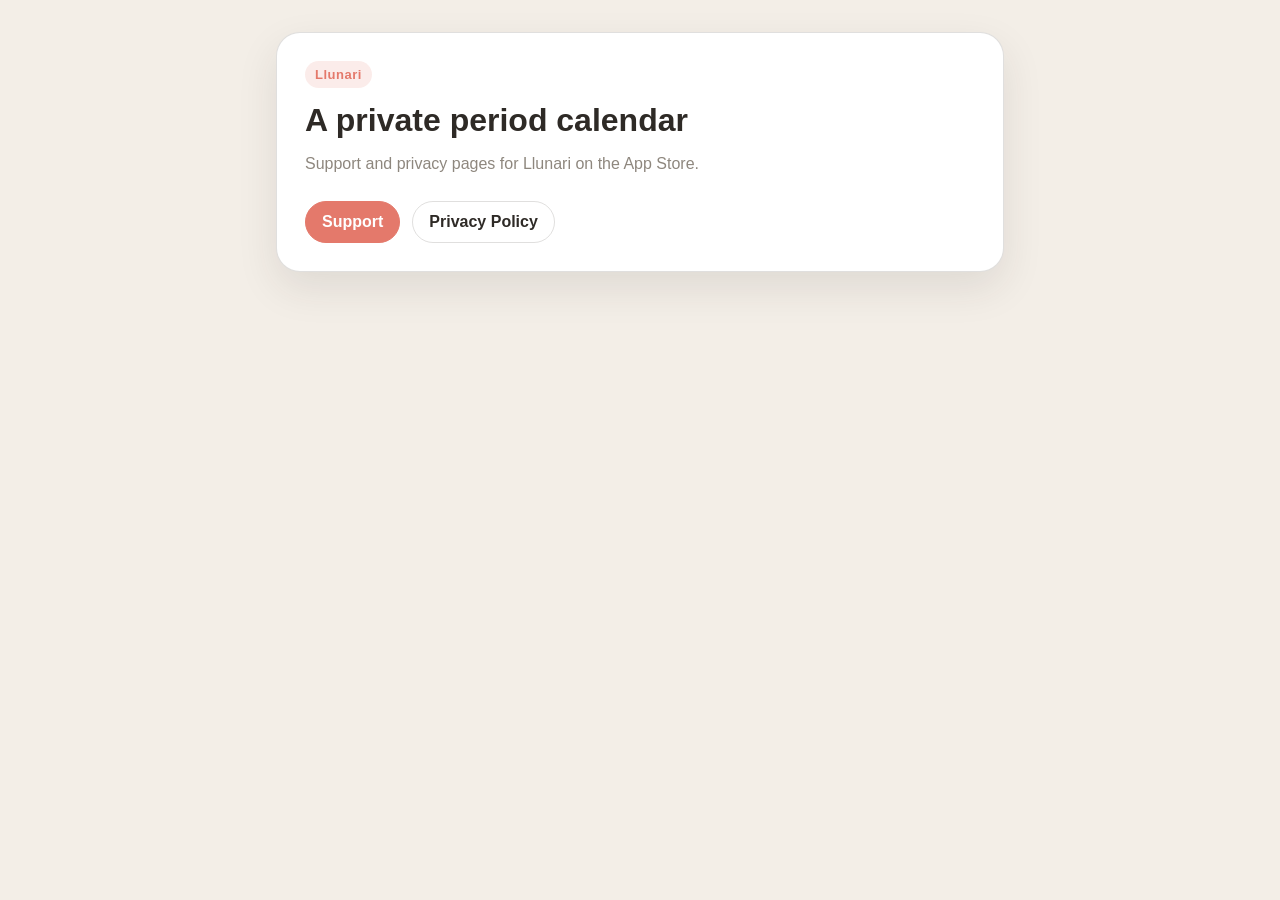
<file: index.html>
<!doctype html>
<html lang="en">
<head>
  <meta charset="utf-8">
  <meta name="viewport" content="width=device-width, initial-scale=1">
  <title>Llunari</title>
  <link rel="stylesheet" href="./styles.css">
</head>
<body>
  <main class="page">
    <section class="card">
      <div class="eyebrow">Llunari</div>
      <h1>A private period calendar</h1>
      <p class="muted">Support and privacy pages for Llunari on the App Store.</p>
      <div class="nav">
        <a class="button primary" href="./support.html">Support</a>
        <a class="button" href="./privacy.html">Privacy Policy</a>
      </div>
    </section>
  </main>
</body>
</html>
</file>
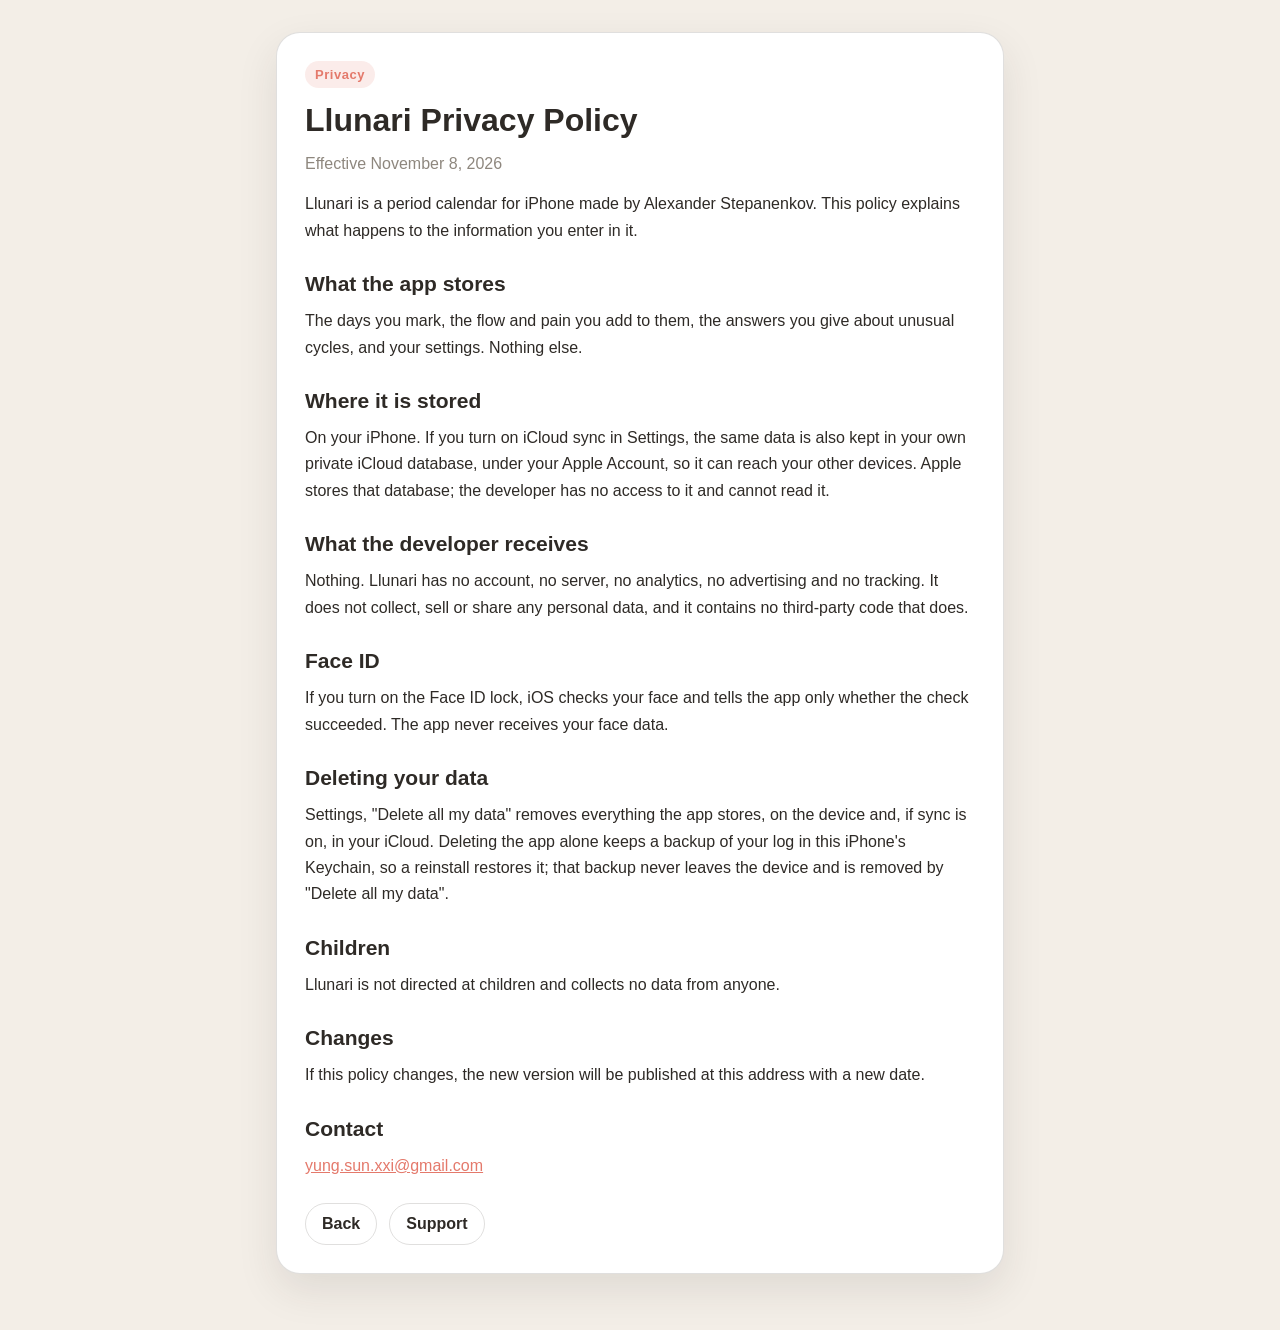
<file: privacy.html>
<!doctype html>
<html lang="en">
<head>
  <meta charset="utf-8">
  <meta name="viewport" content="width=device-width, initial-scale=1">
  <title>Llunari Privacy Policy</title>
  <link rel="stylesheet" href="./styles.css">
</head>
<body>
  <main class="page">
    <section class="card">
      <div class="eyebrow">Privacy</div>
      <h1>Llunari Privacy Policy</h1>
      <p class="muted">Effective November 8, 2026</p>

      <p>Llunari is a period calendar for iPhone made by Alexander Stepanenkov. This policy explains what happens to the information you enter in it.</p>

      <h2>What the app stores</h2>
      <p>The days you mark, the flow and pain you add to them, the answers you give about unusual cycles, and your settings. Nothing else.</p>

      <h2>Where it is stored</h2>
      <p>On your iPhone. If you turn on iCloud sync in Settings, the same data is also kept in your own private iCloud database, under your Apple Account, so it can reach your other devices. Apple stores that database; the developer has no access to it and cannot read it.</p>

      <h2>What the developer receives</h2>
      <p>Nothing. Llunari has no account, no server, no analytics, no advertising and no tracking. It does not collect, sell or share any personal data, and it contains no third-party code that does.</p>

      <h2>Face ID</h2>
      <p>If you turn on the Face ID lock, iOS checks your face and tells the app only whether the check succeeded. The app never receives your face data.</p>

      <h2>Deleting your data</h2>
      <p>Settings, "Delete all my data" removes everything the app stores, on the device and, if sync is on, in your iCloud. Deleting the app alone keeps a backup of your log in this iPhone's Keychain, so a reinstall restores it; that backup never leaves the device and is removed by "Delete all my data".</p>

      <h2>Children</h2>
      <p>Llunari is not directed at children and collects no data from anyone.</p>

      <h2>Changes</h2>
      <p>If this policy changes, the new version will be published at this address with a new date.</p>

      <h2>Contact</h2>
      <p><a href="mailto:yung.sun.xxi@gmail.com?subject=Llunari">yung.sun.xxi@gmail.com</a></p>

      <div class="nav">
        <a class="button" href="./index.html">Back</a>
        <a class="button" href="./support.html">Support</a>
      </div>
    </section>
  </main>
</body>
</html>
</file>
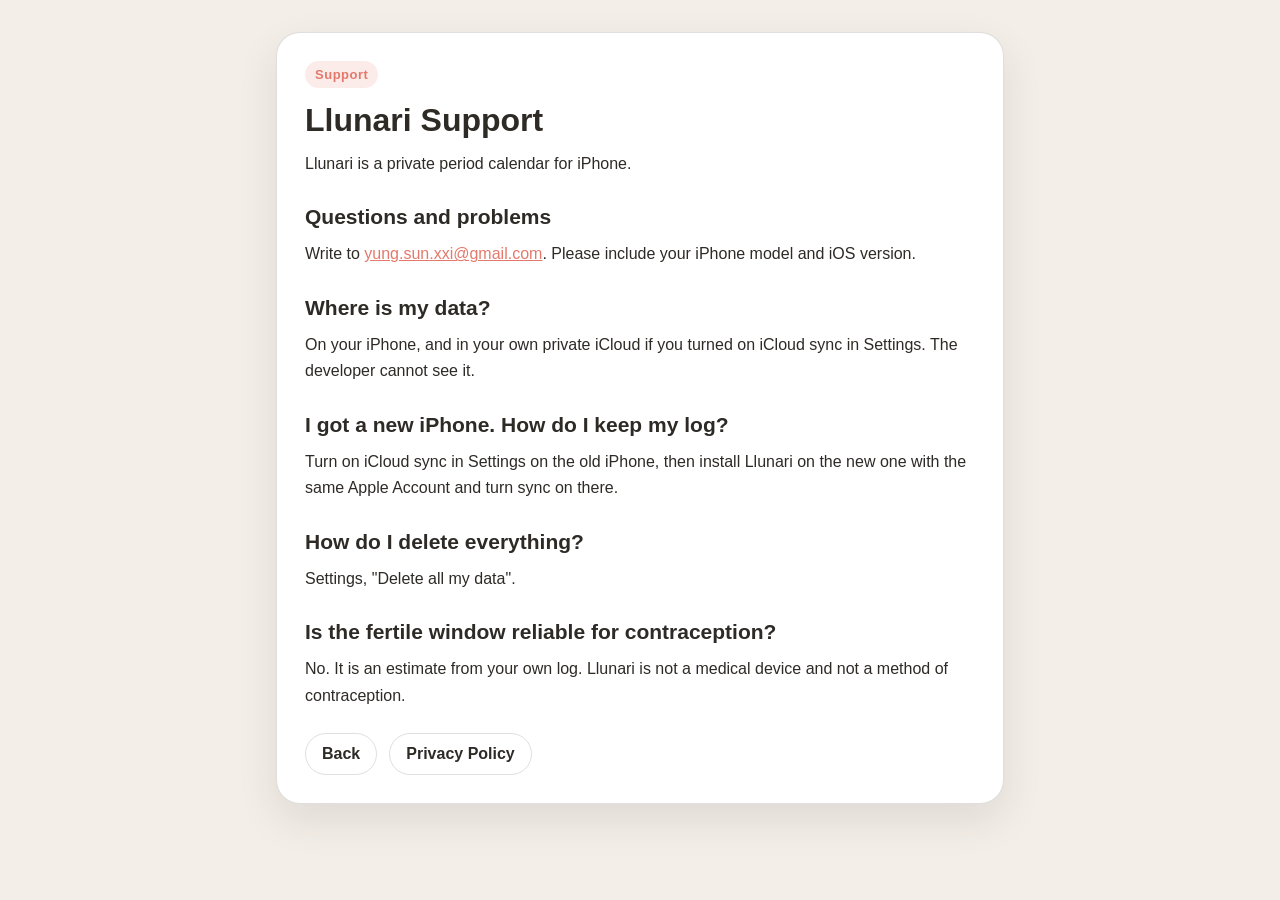
<file: support.html>
<!doctype html>
<html lang="en">
<head>
  <meta charset="utf-8">
  <meta name="viewport" content="width=device-width, initial-scale=1">
  <title>Llunari Support</title>
  <link rel="stylesheet" href="./styles.css">
</head>
<body>
  <main class="page">
    <section class="card">
      <div class="eyebrow">Support</div>
      <h1>Llunari Support</h1>
      <p>Llunari is a private period calendar for iPhone.</p>

      <h2>Questions and problems</h2>
      <p>Write to <a href="mailto:yung.sun.xxi@gmail.com?subject=Llunari">yung.sun.xxi@gmail.com</a>. Please include your iPhone model and iOS version.</p>

      <h2>Where is my data?</h2>
      <p>On your iPhone, and in your own private iCloud if you turned on iCloud sync in Settings. The developer cannot see it.</p>

      <h2>I got a new iPhone. How do I keep my log?</h2>
      <p>Turn on iCloud sync in Settings on the old iPhone, then install Llunari on the new one with the same Apple Account and turn sync on there.</p>

      <h2>How do I delete everything?</h2>
      <p>Settings, "Delete all my data".</p>

      <h2>Is the fertile window reliable for contraception?</h2>
      <p>No. It is an estimate from your own log. Llunari is not a medical device and not a method of contraception.</p>

      <div class="nav">
        <a class="button" href="./index.html">Back</a>
        <a class="button" href="./privacy.html">Privacy Policy</a>
      </div>
    </section>
  </main>
</body>
</html>
</file>
<file: styles.css>
:root {
  --bg: #F3EEE7;
  --card: #FFFFFF;
  --text: #2E2A26;
  --muted: #8E877E;
  --accent: #E4796B;
  --stroke: rgba(46, 42, 38, 0.15);
  --shadow: 0 16px 40px rgba(46, 42, 38, 0.10);
}

@media (prefers-color-scheme: dark) {
  :root {
    --bg: #23211F;
    --card: #2C2927;
    --text: #F6F3F0;
    --muted: #A8A29C;
    --accent: #FF8A7E;
    --stroke: rgba(246, 243, 240, 0.16);
    --shadow: none;
  }
}

* { box-sizing: border-box; }

html, body {
  margin: 0;
  padding: 0;
  font-family: -apple-system, BlinkMacSystemFont, "Segoe UI", sans-serif;
  color: var(--text);
  background: var(--bg);
}

body { min-height: 100vh; }

.page {
  max-width: 760px;
  margin: 0 auto;
  padding: 32px 16px 56px;
}

.card {
  background: var(--card);
  border: 1px solid var(--stroke);
  border-radius: 24px;
  padding: 28px;
  box-shadow: var(--shadow);
}

h1, h2 { margin: 0 0 12px; line-height: 1.15; }
h1 { font-size: 32px; }
h2 { margin-top: 28px; font-size: 21px; }

p, li { font-size: 16px; line-height: 1.65; }
p { margin: 0 0 14px; }
ul { margin: 0 0 18px 20px; padding: 0; }

a { color: var(--accent); }

.eyebrow {
  display: inline-block;
  margin-bottom: 14px;
  padding: 6px 10px;
  border-radius: 999px;
  background: rgba(228, 121, 107, 0.14);
  color: var(--accent);
  font-size: 13px;
  font-weight: 700;
  letter-spacing: 0.04em;
}

.muted { color: var(--muted); }

.nav {
  display: flex;
  flex-wrap: wrap;
  gap: 12px;
  margin-top: 24px;
}

.button {
  display: inline-block;
  padding: 11px 16px;
  border-radius: 999px;
  border: 1px solid var(--stroke);
  color: var(--text);
  text-decoration: none;
  font-weight: 600;
}

.button.primary {
  background: var(--accent);
  border-color: var(--accent);
  color: #FFFFFF;
}
</file>
